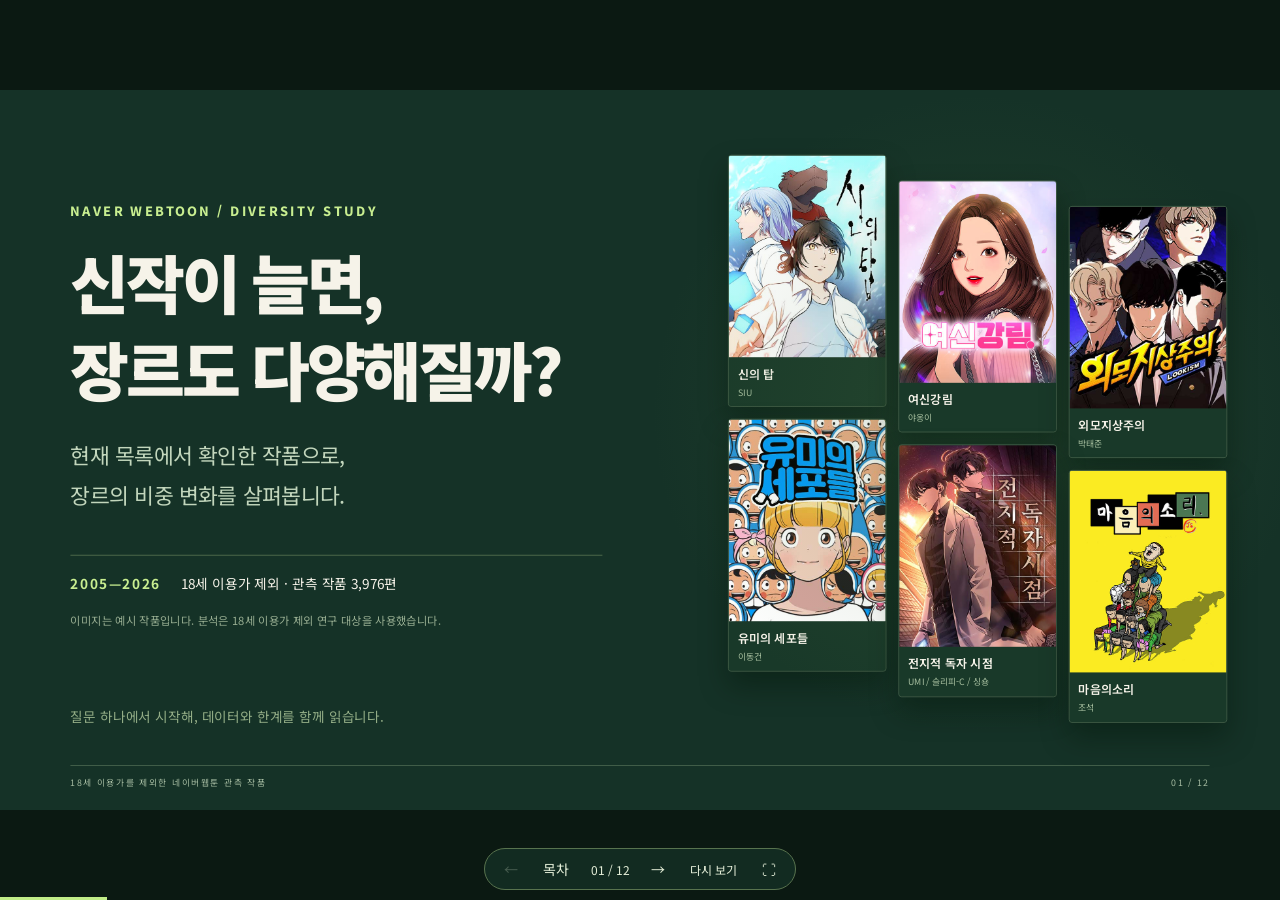
<file: index.html>
<!doctype html>
<html lang="ko"><head><meta charset="utf-8"><meta name="viewport" content="width=device-width,initial-scale=1"><meta name="theme-color" content="#153227"><meta name="description" content="네이버웹툰 신작은 늘었는데 장르도 다양해졌을까? 실제 장르 비율로 쉽게 읽는 12장 연구 발표"><title>신작이 늘면 장르도 다양해질까?</title><link rel="stylesheet" href="research_theme.css"><link rel="stylesheet" href="clarity_theme.css"></head><body><main id="deck" aria-label="네이버웹툰 장르 연구 발표"></main><nav class="controls" aria-label="슬라이드 이동"><button id="prev" aria-label="이전 슬라이드">←</button><button id="overview" title="목차 (O)">목차</button><span id="counter">01 / 12</span><button id="next" aria-label="다음 슬라이드">→</button><button id="replay" title="이 장의 숫자와 그래프 애니메이션 다시 재생 (R)">다시 보기</button><button id="fullscreen" aria-label="전체 화면 (F)">⛶</button></nav><div id="progress"></div><dialog id="toc"><h3>신작이 늘면 장르도 다양해질까?</h3><div id="tocItems"></div><button id="closeToc">닫기 · Esc</button></dialog><dialog id="credits"><h3>작품 이미지 출처</h3><div id="creditsContent"></div><button id="closeCredits">닫기</button></dialog><div id="tooltip" role="tooltip" hidden></div><noscript>그래프를 보려면 JavaScript를 활성화해주세요.</noscript><script src="vendor/anime.min.js"></script><script src="data/stats.js"></script><script src="data/research.js"></script><script src="data/episode_summary.js"></script><script src="clarity_deck.js"></script></body></html>
</file>
<file: research_theme.css>
@import url('https://fonts.googleapis.com/css2?family=Noto+Sans+KR:wght@400;500;600;700;800;900&display=swap');
:root{--paper:#f6f3e9;--ink:#19372a;--green:#267a54;--lime:#c8ee90;--muted:#637461;--orange:#db7c58}*{box-sizing:border-box}html,body{width:100%;height:100%;margin:0;overflow:hidden}body{display:grid;place-items:center;background:#0b1912;color:var(--ink);font-family:'Noto Sans KR','Malgun Gothic',sans-serif}#deck{position:absolute;width:1600px;height:900px;transform-origin:center;background:var(--paper);overflow:hidden}.slide{position:absolute;inset:0;padding:64px 88px 68px;background:var(--paper);visibility:hidden;opacity:0;overflow:hidden}.slide.active{visibility:visible;opacity:1}p,h1,h2,h3,figure{margin:0}.eyebrow{font-size:16px;letter-spacing:3px;font-weight:800;color:var(--green);margin-bottom:22px}h1{font-size:87px;line-height:1.26;letter-spacing:-5px;font-weight:900}h2{font-size:54px;letter-spacing:-2.5px;line-height:1.32;font-weight:800;margin-bottom:28px}h3{font-size:24px;letter-spacing:-.7px;font-weight:700}em{font-style:normal;color:var(--green)}.lead{font-size:29px;line-height:1.8;letter-spacing:-1px}.muted{color:var(--muted)}.note{font-size:16px;line-height:1.65;color:var(--muted);margin-top:22px;max-width:1424px}.slide-footer{position:absolute;left:88px;right:88px;bottom:27px;display:flex;justify-content:space-between;border-top:1px solid #bbcbb5;padding-top:12px;font-size:11px;letter-spacing:2px;color:#6d7d67}.slide-footer span:last-child{font-variant-numeric:tabular-nums}.cover,.chapter{color:var(--paper);background:#153227}.cover .eyebrow,.chapter .eyebrow{color:var(--lime)}.cover .slide-footer,.chapter .slide-footer{border-color:#4b6850;color:#a5bba1}.cover-copy{position:relative;z-index:2;margin-top:70px;width:760px}.cover-sub{font-size:29px;line-height:1.8;color:#c2d6bc;margin-top:30px;letter-spacing:-.8px}.cover-meta{display:flex;gap:25px;border-top:1px solid #587351;padding-top:22px;width:620px;margin-top:65px;font-size:18px}.cover-meta b{color:var(--lime);letter-spacing:2px}.art-note{font-size:13px;color:#97ad91;margin-top:24px}.edition{position:absolute;bottom:84px;left:88px;color:#86a17f;letter-spacing:2px;font-size:12px}.art-grid{display:grid;grid-template-columns:repeat(3,1fr);gap:15px}.art-grid figure{margin:0;background:#243e2d;border:1px solid #46634c;overflow:hidden;border-radius:4px}.art-grid a{color:inherit;text-decoration:none;display:block}.art-grid img{width:100%;height:100%;object-fit:cover;display:block}.art-grid figcaption{background:#193929;min-height:58px;padding:10px 11px;display:flex;flex-direction:column;gap:5px}.art-grid figcaption b{font-size:15px;font-weight:600}.art-grid figcaption span{font-size:11px;color:#a8c0a0;line-height:1.4}.cover-art{position:absolute;right:66px;top:81px;width:624px;gap:15px}.cover-art img{height:252px}.cover-art figure:nth-child(3n+2){transform:translateY(32px)}.cover-art figure:nth-child(3n){transform:translateY(64px)}.cover-art figure{box-shadow:0 18px 35px #00150866}.cover-art:before{content:'';position:absolute;inset:-80px -100px;background:radial-gradient(ellipse,#4f764137,transparent 70%);pointer-events:none}.answer-grid{display:grid;grid-template-columns:.85fr 1.15fr;gap:58px;align-items:center;margin-top:42px}.answer-copy .lead{font-size:28px}.badge{display:inline-block;border:1px solid #8ba47f;padding:9px 14px;font-size:16px;color:var(--green);margin-top:30px}.comparison{border-top:2px solid #88a77b}.comparison>div{display:grid;grid-template-columns:1.1fr 1fr 1fr;align-items:center;gap:20px;padding:20px 0;border-bottom:1px solid #ced8c3;font-size:18px}.comparison-head{color:var(--muted);font-size:15px!important}.comparison strong{font-size:42px;font-variant-numeric:tabular-nums;letter-spacing:-2px}.comparison b{text-align:center}.comparison strong{text-align:center}.comparison .accent{color:var(--green)}.takeaway{margin-top:42px;padding:22px 26px;border-left:5px solid var(--green);background:#e6eddc;font-size:22px;line-height:1.6}.metrics{display:grid;grid-template-columns:repeat(4,1fr);gap:28px;margin-top:45px}.metric{border-top:2px solid #99b188;padding-top:20px}.metric strong{font-size:64px;display:block;color:var(--green);letter-spacing:-2px}.metric span{font-size:22px;display:block;margin-top:8px}.metric small{font-size:16px;color:var(--muted);display:block;margin-top:14px}.scope-grid{display:grid;grid-template-columns:repeat(3,1fr);gap:28px;margin-top:48px;padding:25px 30px;background:#e8eddf}.scope-grid b{font-size:22px}.scope-grid p{margin-top:13px;font-size:20px;line-height:1.8;color:#5f725a}.definition-grid{display:grid;grid-template-columns:1fr 1fr .95fr;gap:28px;margin-top:43px}.definition{padding:26px 28px;background:#e7eddf;border-top:3px solid #789c6c}.definition>span{font-size:14px;letter-spacing:2px;color:var(--green);font-weight:800}.definition h3{margin-top:18px;font-size:32px}.definition h3 b{float:right;color:var(--green)}.formula{font-family:Georgia,serif;font-size:29px!important;padding:20px 0}.definition p{font-size:20px;line-height:1.8}.year-contrast{padding:25px}.year-contrast>b{font-size:18px;color:var(--muted)}.year-contrast>div{padding:20px 0;border-bottom:1px solid #b9cbb0}.year-contrast span{font-size:18px;display:block}.year-contrast strong{font-size:61px;letter-spacing:-3px;display:block;color:var(--green)}.year-contrast small{font-size:17px;font-weight:500;letter-spacing:0;margin-left:15px;color:var(--muted)}.chapter-copy{position:relative;z-index:1;width:1450px;margin-top:32px}.chapter h2{font-size:55px;max-width:1450px;line-height:1.4}.chapter-copy>p:last-child{font-size:24px;color:#b9cfae;margin-top:24px}.chapter-art{position:absolute;bottom:118px;right:88px;width:760px;gap:19px}.chapter-art img{height:257px;object-fit:cover;object-position:center 30%}.chapter-art figcaption{min-height:52px}.chapter-art figure{box-shadow:0 20px 40px #00150866}.chapter>.note{position:absolute;left:88px;bottom:82px;color:#91ad86;font-size:13px}.chart{min-width:0}.chart svg{display:block;width:100%;height:auto;overflow:visible}svg text{font-family:inherit;fill:#284c35}svg .axis{font-size:15px;fill:#718067}.count-chart{margin-top:-2px}.mix-chart{margin-top:16px}.legend{display:flex;flex-wrap:wrap;gap:13px 24px;font-size:15px;margin-top:16px}.legend span{display:flex;gap:7px;align-items:center}.legend i{height:11px;width:11px;border-radius:2px}.dual-charts{display:grid;grid-template-columns:1fr 1fr;gap:44px;margin-top:25px}.dual-charts h3{font-size:21px;margin-bottom:18px;color:#4d6a46}.trends{display:grid;gap:13px;margin-top:12px}.trends>div{display:grid;grid-template-columns:170px 1fr;align-items:center}.trends>div>span{font-size:24px;font-weight:700;line-height:1.6}.trends small{display:block;font-size:15px;font-weight:400;color:var(--muted)}.mini-metrics{display:flex;justify-content:space-between;align-items:center;margin-top:16px;border-top:1px solid #bacdb0;padding-top:19px;font-size:18px;color:var(--muted)}.mini-metrics b{font-size:30px;margin-left:8px;color:var(--green)}.mini-metrics span:last-child{font-size:15px}.rarefaction-layout{display:grid;grid-template-columns:1fr 310px;gap:65px;margin-top:36px;align-items:center}.aside-label{font-size:16px;color:var(--muted);font-weight:600}.year-list{margin:20px 0}.year-list p{display:flex;align-items:center;justify-content:space-between;border-bottom:1px solid #bdcdb3;padding:12px 0}.year-list span{font-size:20px}.year-list b{font-size:40px;color:var(--green);letter-spacing:-2px}.rarefaction-layout aside>p,.scatter-layout aside>p{font-size:20px;line-height:1.85}.scatter-layout{display:grid;grid-template-columns:1fr 320px;gap:60px;align-items:center;margin-top:14px}.coefficient{padding:15px 0;border-bottom:1px solid #b6c8ab}.coefficient span{font-size:15px;display:block;color:var(--muted)}.coefficient b{font-size:48px;letter-spacing:-2px;color:var(--green)}.scatter-layout aside>p{font-size:18px;margin-top:18px}.decomposition{margin-top:30px}.formula-strip{background:#e4ebd8;padding:20px 25px;font-size:21px;color:#456842;margin-top:5px}.recovery-grid{display:grid;grid-template-columns:1.05fr 1fr;gap:65px;margin-top:65px}.recovery-table>div{display:grid;grid-template-columns:1.3fr 1fr 1fr;gap:20px;align-items:center;padding:23px 0;border-bottom:1px solid #c4d2ba;font-size:21px}.recovery-table .recovery-head{font-size:16px;color:var(--muted);padding-top:0}.recovery-table b{text-align:right;font-size:24px}.recovery-explain>p{font-size:22px;line-height:1.75;margin-top:10px}.sensitivity-grid{display:grid;grid-template-columns:1fr 1fr;gap:75px;margin-top:45px;align-items:center}.sensitivity-grid h3{font-size:21px;color:#4e6d46;margin-bottom:14px}.sensitivity-copy>p{font-size:25px;line-height:1.8;margin-top:15px}.sensitivity-copy>p.muted{font-size:21px}.robust{display:grid;grid-template-columns:1fr 36px 1fr;gap:8px 15px;align-items:center;padding:22px 0;border-top:1px solid #b4c7a8;border-bottom:1px solid #b4c7a8;margin-top:24px}.robust span{font-size:15px;color:var(--muted)}.robust span:first-child{grid-column:1/4}.robust span:last-child{grid-column:1/4;text-align:right}.robust strong{font-size:52px;color:var(--green);letter-spacing:-2px}.robust strong:nth-of-type(2){text-align:right}.robust>b{text-align:center;font-size:27px;color:#8ba07d}.closing-points{display:grid;grid-template-columns:repeat(3,1fr);gap:36px;margin-top:52px}.closing-points article{border-top:2px solid #98b186;padding-top:23px}.closing-points article>span{font-size:16px;color:var(--green);font-weight:700}.closing-points h3{margin-top:22px;font-size:27px}.closing-points p{font-size:21px;line-height:1.9;margin-top:20px;color:#5a7153}.resource-grid{display:grid;grid-template-columns:1fr 1fr;gap:85px;margin-top:30px}.resource-grid h3{font-size:23px;margin-bottom:20px}.resource-link{display:flex;justify-content:space-between;align-items:center;padding:15px 0;border-top:1px solid #c2d0b7;text-decoration:none;color:var(--green);font-size:21px;font-weight:600}.resource-link>span{font-size:15px;color:var(--muted);font-weight:400}.resource-link:hover{text-decoration:underline}.source-note{font-size:16px;line-height:1.9;color:var(--muted);margin-top:25px}.image-credits>a{display:flex;justify-content:space-between;align-items:center;padding:10px 0;text-decoration:none;color:var(--ink);border-bottom:1px solid #d1dac9;font-size:18px}.image-credits>a>span{font-size:15px;color:var(--muted)}.image-credits>p{font-size:14px;color:var(--muted);line-height:1.8;margin-top:20px}.sources .note{font-size:13px;margin-top:22px}nav.controls{position:fixed;z-index:10;left:50%;bottom:10px;transform:translateX(-50%);background:#142e23ed;border:1px solid #58734e;color:#e5efd9;border-radius:24px;display:flex;align-items:center;gap:10px;padding:4px 10px;font-size:12px}nav button{border:0;background:none;color:inherit;cursor:pointer;padding:6px 9px;font-family:inherit;font-size:14px;border-radius:16px}nav button:hover{background:#3c5f3d}button:focus-visible,a:focus-visible{outline:2px solid #8dbf64;outline-offset:3px}button:disabled{opacity:.25;cursor:default}#counter{font-variant-numeric:tabular-nums;min-width:50px;text-align:center}#progress{position:fixed;left:0;bottom:0;height:3px;background:#c1ed88;z-index:12;transition:width .4s}dialog{background:var(--paper);border:0;border-radius:12px;padding:30px;width:min(800px,90vw);color:var(--ink)}dialog::backdrop{background:#00180fc9}dialog h3{margin-bottom:20px}#tocItems{display:grid;grid-template-columns:1fr 1fr;gap:7px}dialog button{background:#e3ebd9;border:0;padding:11px 14px;text-align:left;font-family:inherit;cursor:pointer;color:var(--ink)}#closeToc{margin-top:20px}#tooltip{position:fixed;z-index:20;pointer-events:none;background:#153226;color:white;white-space:pre-line;padding:12px 16px;border-radius:7px;font-size:14px;line-height:1.7;box-shadow:0 5px 20px #0003}#tooltip[hidden]{display:none}#slideAnnounce{position:absolute;width:1px;height:1px;overflow:hidden;clip-path:inset(50%)}@media(prefers-reduced-motion:reduce){*{transition:none!important;animation:none!important}}@media print{html,body{display:block;overflow:visible;height:auto;background:white}#deck{position:static;transform:none!important;height:auto;overflow:visible}.slide{position:relative;visibility:visible!important;opacity:1!important;height:900px;break-after:page;print-color-adjust:exact}.slide [style]{opacity:1!important;transform:none!important}nav.controls,#progress,#tooltip,dialog{display:none!important}@page{size:16in 9in;margin:0}}
</file>
<file: clarity_theme.css>
/* Keep the original forest-green / cream mood; optimize reading and comparison. */
.story{padding-top:54px}.story-header{display:flex;justify-content:space-between;align-items:center;margin-bottom:34px}.story-header>span{font-size:17px;letter-spacing:1px;color:#2c7750;font-weight:800}.story-header ol{list-style:none;padding:0;margin:0;display:flex;gap:23px;font-size:14px;color:#9ba68e}.story-header li.current{color:#286f4b;font-weight:800;border-bottom:2px solid #6d945c;padding-bottom:6px}.story h2{font-size:50px;line-height:1.43;letter-spacing:-2.2px;margin-bottom:22px;max-width:1424px}.story .explain{font-size:24px;line-height:1.8;letter-spacing:-.6px;color:#5c7153;max-width:1395px;margin-bottom:22px}.story-note{position:absolute;left:88px;right:88px;bottom:80px;font-size:15px;line-height:1.75;color:#6b7c60;margin:0}.story-chart{min-width:0}.story-chart svg{display:block;width:100%;height:auto;overflow:visible}.story .cover-copy{margin-top:85px;width:800px}.story h1{font-size:80px;line-height:1.35;letter-spacing:-4.5px}.story .cover-sub{font-size:27px;line-height:1.85;margin-top:30px}.story .cover-meta{width:665px;margin-top:50px;font-size:17px}.cover-route{position:absolute;left:88px;bottom:105px;color:#93ad86;font-size:17px}.story .art-note{font-size:14px}.data-route{display:grid;grid-template-columns:1fr 70px 1.1fr .75fr;gap:20px;align-items:center;margin-top:62px}.data-route>div:not(.route-arrow){padding:26px 20px;border-top:2px solid #aec0a0}.data-route strong{display:block;font-size:76px;color:#698361;letter-spacing:-3px;font-weight:800}.data-route>div>span{display:block;font-size:21px;line-height:1.6;margin-top:14px}.data-route .selected{background:#e5edd9;border-color:#4b865c;padding-left:28px!important}.data-route .selected strong{color:#28774f}.data-route .missing-card{padding-left:24px!important}.data-route .missing-card strong{font-size:62px;color:#8a947b}.data-route .missing-card>span{font-size:19px;color:#6e7d61}.route-arrow{font-size:42px;color:#98aa8d;text-align:center}.plain-callout{display:flex;align-items:center;gap:23px;background:#e6eddb;padding:22px 28px;font-size:23px;margin-top:40px}.plain-callout b{font-size:18px;margin-right:15px}.plain-callout i{font-style:normal;color:#91a17f;font-size:17px}.plain-callout small{font-size:17px;margin-left:auto;color:#607752}.result-strip{font-size:23px;line-height:1.8;padding:20px 27px;border-left:5px solid #397e51;background:#e5ecd9;margin-top:20px;color:#47633d}.result-strip b{color:#216642;font-weight:800}#growthBars{margin-top:14px}#growthBars svg{max-height:340px}.waffle-compare{display:grid;grid-template-columns:1fr 80px 1fr;gap:45px;align-items:center;margin-top:35px;padding:0 55px}.waffle-compare .period-label{display:block;font-size:25px;font-weight:700;margin-bottom:13px}.waffle-slot svg{width:100%;display:block}.waffle-compare>div>p{display:flex;justify-content:space-between;align-items:center;margin-top:-32px}.waffle-compare strong{font-size:61px;letter-spacing:-2px}.waffle-compare p>span{font-size:16px;line-height:1.8;color:#687d5b}.coral{color:#d77a57}.waffle-arrow{font-size:44px;color:#819876;text-align:center}.simple-legend{display:flex;align-items:center;justify-content:center;gap:10px;font-size:18px;color:#5d7452;margin-top:26px}.simple-legend i{width:17px;height:17px;display:inline-block;border-radius:2px}.romance-key{background:#db7b59}.other-key{background:#d8e0cf;margin-left:23px}.simple-legend small{font-size:15px;margin-left:27px;color:#7f8c72}.genre-cards{display:grid;grid-template-columns:1fr 1fr;gap:38px;margin-top:40px}.genre-cards article{padding:27px 32px 26px;border-top:3px solid #9db18d;background:#edf0e3}.genre-cards h3{font-size:30px}.genre-count-row{display:grid;grid-template-columns:1fr 65px 1fr;align-items:center;margin:24px 0 25px}.genre-count-row>div>span{display:block;font-size:17px;color:#75866a;margin-bottom:10px}.genre-count-row b{font-size:52px;letter-spacing:-2px;color:#2b7950}.genre-count-row i{font-size:32px;font-style:normal;color:#96aa85}.genre-share-row{display:flex;justify-content:space-between;align-items:center;border-top:1px solid #b9cbb0;padding-top:18px}.genre-share-row>span{font-size:17px;color:#6a805c}.genre-share-row strong{font-size:24px;color:#526a46}.mix-example{display:grid;grid-template-columns:160px 1fr 215px;gap:35px 22px;align-items:center;margin-top:45px}.mix-label b{display:block;font-size:29px;margin-bottom:10px}.mix-label span{font-size:17px;color:#708467}.mix-example svg{display:block;width:100%;overflow:visible}.mix-share{font-size:18px;color:#8e7158;line-height:1.8;text-align:right}.mix-share strong{display:block;font-size:43px;font-weight:800;letter-spacing:-2px;color:#d67c57}.genre-key{display:flex;justify-content:center;gap:18px;margin:33px 0 26px;font-size:14px;color:#637859}.genre-key span{display:flex;align-items:center;gap:6px}.genre-key i{width:11px;height:11px;border-radius:2px}.trend-layout{display:grid;grid-template-columns:1fr 290px;gap:55px;align-items:center;margin-top:25px}.axis-explainer{font-size:17px;line-height:1.8;color:#718263;margin:12px 0 0 55px}.trend-layout aside>span{font-size:16px;color:#6c805e}.trend-layout aside>div{display:flex;align-items:center;justify-content:space-between;gap:15px;border-bottom:1px solid #bccdb1;padding:22px 0}.trend-layout aside b{font-size:21px;font-weight:600;color:#627b55}.trend-layout aside strong{font-size:40px;letter-spacing:-2px;color:#2b774e}.check-cards{display:grid;grid-template-columns:1fr 1fr 1fr;gap:28px;margin-top:40px}.check-cards article{padding:25px 28px;background:#e9eddf;border-top:3px solid #b3c2a3;min-height:325px}.check-cards article>span{font-size:16px;color:#74876a}.check-cards h3{font-size:27px;margin-top:16px;margin-bottom:15px;letter-spacing:-1px}.check-cards article>p{font-size:20px;line-height:1.8;color:#657e57;margin-top:18px}.tiny-years p{display:flex;align-items:center;justify-content:space-between;margin:9px 0;font-size:19px;color:#7a896c}.tiny-years b{font-size:28px;color:#627b54}.partial-number{display:block;font-size:57px;letter-spacing:-2px;color:#9a865e;margin-top:30px}.check-cards .check-selected{background:#e1ecd5;border-color:#347d4f}.check-word{font-size:42px;display:block;color:#28754a;letter-spacing:-2px;margin-top:36px}.uncertainty-layout{display:grid;grid-template-columns:.75fr 1.4fr;gap:65px;align-items:center;margin-top:40px}.unknown-pool{padding:35px 30px;background:#e8ecde;border-top:3px solid #a7b595}.unknown-pool>strong{font-size:69px;letter-spacing:-3px;color:#6f8460;display:block}.unknown-pool>p{font-size:26px;line-height:1.75;margin-top:15px}.unknown-pool>span{display:block;margin-top:25px;font-size:16px;color:#7d8c6f}.scenario-list article{padding:23px 27px;border-left:5px solid #4a8158;background:#e8eddc}.scenario-list article+article{margin-top:22px}.scenario-list article>span{font-size:17px;color:#718664;display:block;margin-bottom:12px}.scenario-list b{font-size:28px;font-weight:700}.scenario-list .alternative{background:#eee8db;border-color:#b99b6f}.scenario-list .alternative>span{color:#9d8869}.scenario-list p{font-size:18px;line-height:1.7;color:#8b7a5e;margin-top:15px}.robust-conclusion{display:flex;align-items:center;justify-content:center;gap:22px;margin-top:8px;padding:20px 0;border-top:1px solid #c1ceb5}.robust-conclusion .count-up{font-size:53px;color:#2c7950;font-weight:800;letter-spacing:-2px}.robust-conclusion>span:not(.count-up){font-size:25px;color:#718566}.final-statement{margin-top:38px}.final-statement p{display:grid;grid-template-columns:210px 1fr;gap:25px;align-items:center;padding:22px 0;border-top:1px solid #c6d2ba}.final-statement p>span{font-size:18px;color:#718365}.final-statement b{font-size:27px;line-height:1.6;font-weight:600;letter-spacing:-.7px}.final-statement p:last-child b{color:#867456}.final-boundary{padding:20px 25px;background:#e5edd9;font-size:21px;line-height:1.7;margin-top:15px;color:#446b3c}.final-resources{display:flex;gap:26px;margin-top:25px;align-items:center}.final-resources a,.final-resources button{font-size:16px;color:#567c4b;text-decoration:none;background:transparent;border:0;padding:0;cursor:pointer;font-family:inherit}.final-resources a:hover,.final-resources button:hover{text-decoration:underline}#creditsContent>p{font-size:16px;line-height:1.8;color:#64775b;margin:18px 0}#creditsContent>a{display:flex;justify-content:space-between;padding:12px 0;border-bottom:1px solid #c8d4bc;color:#2a6342;text-decoration:none}#creditsContent>a>span{font-size:14px;color:#718567}#closeCredits{margin-top:20px}.story .slide-footer{font-size:11px}nav.controls{gap:7px}nav #replay{font-size:12px}@media print{.story [style]{opacity:1!important}.waffle-fill,.mix-part{opacity:1!important}}
/* First-reader orientation and the single non-genre supplementary finding. */
.orientation-cards{display:grid;grid-template-columns:repeat(3,1fr);gap:28px;margin-top:30px}.orientation-cards article{padding:25px 27px;background:#e9eddf;border-top:3px solid #9cb38c}.orientation-cards article>span{font-size:16px;color:#75866a}.orientation-cards h3{font-size:26px;letter-spacing:-1px;margin-top:17px;line-height:1.6}.orientation-cards p{font-size:21px;line-height:1.85;margin-top:17px;color:#617855}.orientation-unit{display:flex;align-items:center;gap:35px;padding:21px 26px;margin-top:25px;background:#e0ebd4;border-left:5px solid #3a7c50}.orientation-unit b{font-size:26px;color:#2b6f49}.orientation-unit span{font-size:21px;color:#5c7950}.data-safeguards{display:flex;justify-content:space-between;gap:25px;color:#6a805d;font-size:16px;margin-top:19px}.episode-context{display:grid;grid-template-columns:1fr 1fr 1.4fr;gap:30px;align-items:center;margin-top:5px}.episode-context>div{border-top:2px solid #a9bc99;padding-top:18px}.episode-context>div>span{font-size:18px;color:#6f8461;display:block}.episode-context strong{font-size:55px;color:#2d7a51;letter-spacing:-2px;display:block;margin-top:12px}.episode-context>p{font-size:24px;line-height:1.9;padding:21px 25px;background:#e5edd9;color:#536f46}.episode-context b{color:#2c6e47}.episode-white{fill:#f6f3e9!important}
/* Example-first opening, metric explanation before the graph, and explicit appendix. */
.hook-cards{display:grid;grid-template-columns:1fr 1fr;gap:35px;margin-top:30px}.hook-cards article{padding:25px 30px;background:#e9eddf;border-top:3px solid #a5b99a}.hook-cards article>span{font-size:19px;color:#6a805e}.hook-cards h3{font-size:27px;margin-top:15px}.hook-cards h3>b{color:#2d7850;font-size:34px}.hook-cards svg{display:block;width:100%;height:auto;overflow:visible;margin-top:20px}.hook-cards article>p{display:flex;align-items:center;justify-content:space-between;font-size:21px;color:#7f7158;margin-top:14px}.hook-cards p strong{font-size:48px;color:#d67a56;letter-spacing:-2px}.hook-question{background:#e1ebd6;border-left:5px solid #3b7c50;padding:23px 26px;font-size:24px;color:#526f46;line-height:1.7;margin-top:25px}.hook-question b{color:#2a6c46}.metric-primer{padding:20px 25px;background:#e5ecd9;border-left:5px solid #428256;margin-bottom:12px}.metric-primer p{font-size:23px;line-height:1.75;letter-spacing:-.4px}.metric-primer>span{display:block;font-size:19px;line-height:1.7;color:#67805a;margin-top:10px}.metric-primer strong{font-size:25px;color:#2b704a}.metric-primer+.trend-layout{margin-top:14px}.metric-primer+.trend-layout aside>div{padding:14px 0}.appendix .story-header>span{color:#9a7957}.appendix .story-header li.current{color:#9a7957;border-color:#b19169}.appendix .episode-context>p{background:#eee8db;color:#8b795e}.appendix .episode-context b{color:#776347}
</file>
